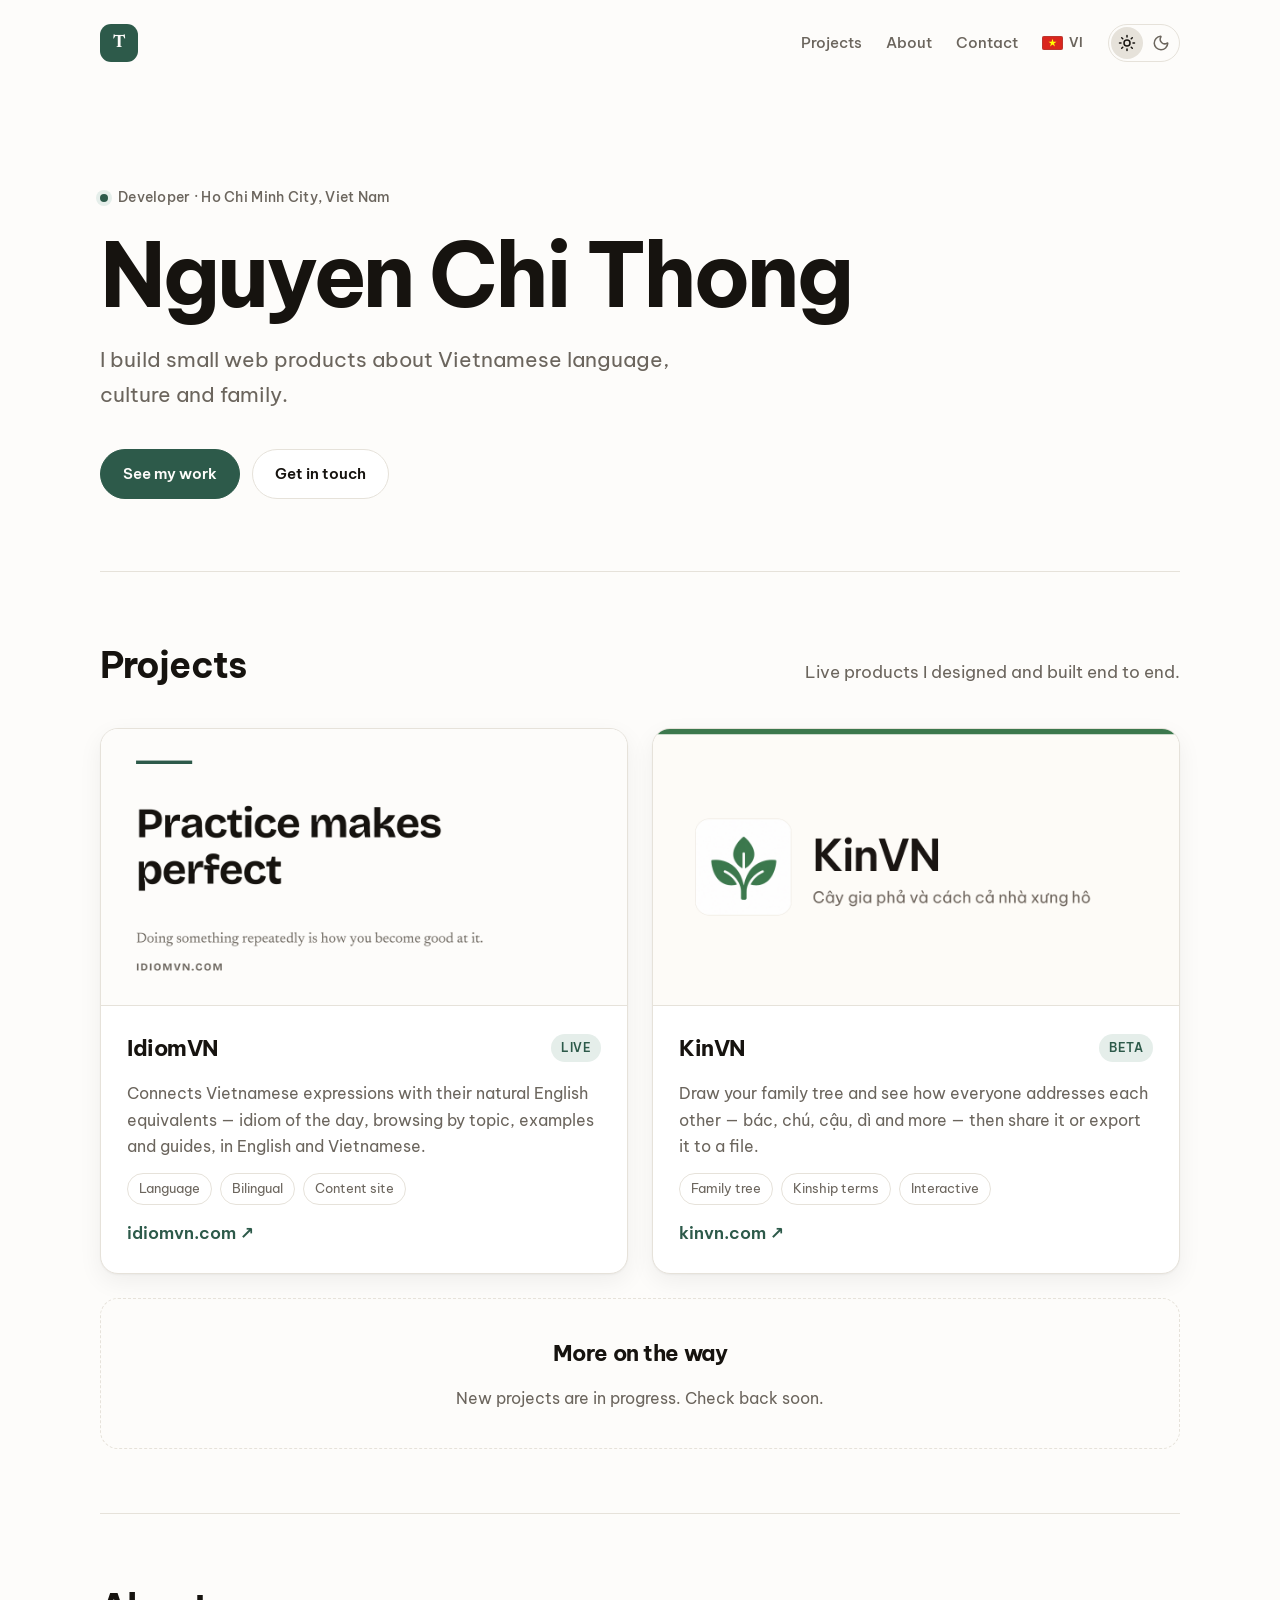
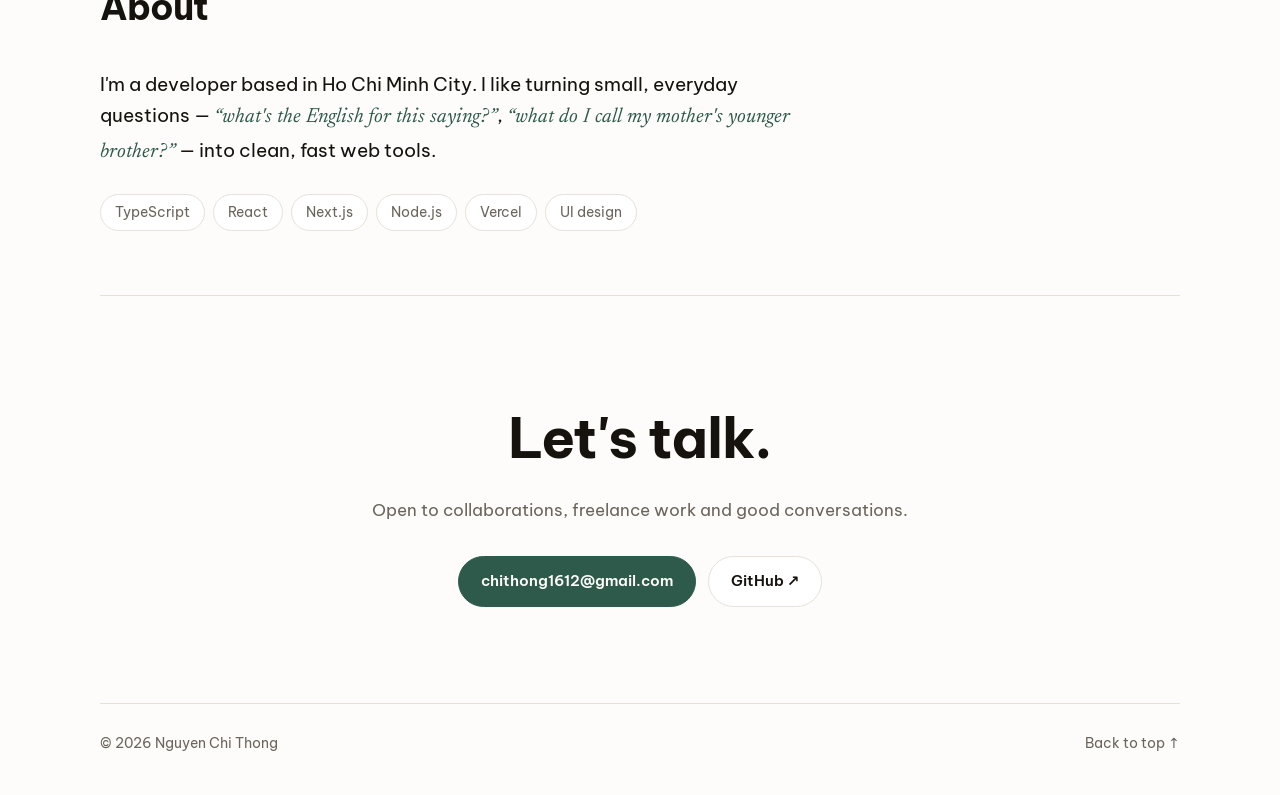
<file: index.html>
<!doctype html>
<html lang="en">
<head>
  <meta charset="utf-8">
  <meta name="viewport" content="width=device-width, initial-scale=1">
  <title>Nguyen Chi Thong — Developer</title>
  <meta name="description" content="Nguyen Chi Thong — developer in Ho Chi Minh City building small web products about Vietnamese language and family.">
  <meta property="og:title" content="Nguyen Chi Thong — Developer">
  <meta property="og:description" content="Small web products about Vietnamese language, culture and family.">
  <meta name="theme-color" content="#2d5a4a">
  <script>(function(){try{var t=localStorage.getItem("theme");if(t==="light"||t==="dark")document.documentElement.setAttribute("data-theme",t);}catch(e){}})();</script>
  <link rel="icon" href="data:image/svg+xml,%3Csvg xmlns='http://www.w3.org/2000/svg' viewBox='0 0 64 64'%3E%3Crect width='64' height='64' rx='14' fill='%232f6b4f'/%3E%3Ctext x='32' y='42' font-family='Georgia,serif' font-size='30' font-weight='700' fill='%23fbfaf6' text-anchor='middle'%3ET%3C/text%3E%3C/svg%3E">
  <link rel="preconnect" href="https://fonts.googleapis.com">
  <link rel="preconnect" href="https://fonts.gstatic.com" crossorigin>
  <link href="https://fonts.googleapis.com/css2?family=Be+Vietnam+Pro:wght@400;500;600;700&family=Newsreader:ital,opsz,wght@1,6..72,400;1,6..72,500&display=swap" rel="stylesheet">
  <link rel="stylesheet" href="style.css">
  <link rel="canonical" href="https://thong.dev/">
  <link rel="alternate" hreflang="en" href="https://thong.dev/">
  <link rel="alternate" hreflang="vi" href="https://thong.dev/vi/">
  <meta property="og:url" content="https://thong.dev/">
  <meta property="og:type" content="website">
</head>
<body>
  <header class="nav wrap">
    <a class="mark" href="#top" aria-label="Home">T</a>
    <div class="nav-right">
      <nav>
        <a href="#projects">Projects</a>
        <a href="#about">About</a>
        <a href="#contact">Contact</a>
      </nav>
      <a class="lang-switch" href="vi/" hreflang="vi" title="Chuyển sang tiếng Việt">
        <svg viewBox="0 0 30 20" width="21" height="14" aria-hidden="true"><rect width="30" height="20" fill="#DA251D"/><polygon fill="#FFFF00" points="15,4 16.347,8.146 20.706,8.146 17.18,10.708 18.527,14.854 15,12.292 11.473,14.854 12.82,10.708 9.294,8.146 13.653,8.146"/><rect x=".36" y=".36" width="29.28" height="19.28" fill="none" stroke="currentColor" stroke-opacity=".35" vector-effect="non-scaling-stroke"/></svg>
        <span aria-hidden="true">VI</span><span class="sr-only" lang="vi">Tiếng Việt</span>
      </a>
      <div class="theme-toggle" role="group" aria-label="Appearance">
        <button type="button" data-theme-option="light" aria-label="Light" title="Light" aria-pressed="false">
          <svg viewBox="0 0 24 24" fill="none" stroke="currentColor" stroke-width="2" stroke-linecap="round" stroke-linejoin="round" aria-hidden="true"><circle cx="12" cy="12" r="4"/><path d="M12 2v2M12 20v2m-7.07-17.07 1.41 1.41m11.32 11.32 1.41 1.41M2 12h2m16 0h2M6.34 17.66l-1.41 1.41M19.07 4.93l-1.41 1.41"/></svg>
        </button>
        <button type="button" data-theme-option="dark" aria-label="Dark" title="Dark" aria-pressed="false">
          <svg viewBox="0 0 24 24" fill="none" stroke="currentColor" stroke-width="2" stroke-linecap="round" stroke-linejoin="round" aria-hidden="true"><path d="M20.985 12.486a9 9 0 1 1-9.473-9.472c.405-.022.617.46.402.803a6 6 0 0 0 8.268 8.268c.344-.215.825-.004.803.401"/></svg>
        </button>
      </div>
    </div>
  </header>

  <main id="top">
    <!-- ===== HERO ===== -->
    <section class="hero wrap">
      <p class="eyebrow"><span class="dot"></span>Developer · Ho Chi Minh City, Viet Nam</p>
      <h1>Nguyen Chi Thong</h1>
      <p class="lede">
        I build small web products about Vietnamese language, culture and family.
      </p>
      <div class="hero-links">
        <a class="btn primary" href="#projects">See my work</a>
        <a class="btn" href="#contact">Get in touch</a>
      </div>
    </section>

    <!-- ===== PROJECTS =====
         To add a project: copy one <article class="card"> block below,
         put a 1200x630 image in /assets and update the text + links. -->
    <section id="projects" class="wrap section">
      <div class="section-head">
        <h2>Projects</h2>
        <p>Live products I designed and built end to end.</p>
      </div>

      <div class="grid">
        <article class="card">
          <a class="shot" href="https://idiomvn.com" target="_blank" rel="noopener">
            <img src="assets/idiomvn.png" alt="IdiomVN preview" width="1200" height="630" loading="lazy">
          </a>
          <div class="card-body">
            <div class="card-title">
              <h3>IdiomVN</h3>
              <span class="status">Live</span>
            </div>
            <p>
              Connects Vietnamese expressions with their natural English equivalents —
              idiom of the day, browsing by topic, examples and guides, in English and Vietnamese.
            </p>
            <ul class="tags">
              <li>Language</li><li>Bilingual</li><li>Content site</li>
            </ul>
            <a class="visit" href="https://idiomvn.com" target="_blank" rel="noopener">idiomvn.com <span aria-hidden="true">↗</span></a>
          </div>
        </article>

        <article class="card">
          <a class="shot" href="https://kinvn.com" target="_blank" rel="noopener">
            <img src="assets/kinvn.png" alt="KinVN preview" width="1200" height="630" loading="lazy">
          </a>
          <div class="card-body">
            <div class="card-title">
              <h3>KinVN</h3>
              <span class="status">Beta</span>
            </div>
            <p>
              Draw your family tree and see how everyone addresses each other —
              bác, chú, cậu, dì and more — then share it or export it to a file.
            </p>
            <ul class="tags">
              <li>Family tree</li><li>Kinship terms</li><li>Interactive</li>
            </ul>
            <a class="visit" href="https://kinvn.com" target="_blank" rel="noopener">kinvn.com <span aria-hidden="true">↗</span></a>
          </div>
        </article>

        <article class="card placeholder">
          <div class="card-body">
            <h3>More on the way</h3>
            <p>New projects are in progress. Check back soon.</p>
          </div>
        </article>
      </div>
    </section>

    <!-- ===== ABOUT ===== -->
    <section id="about" class="wrap section about">
      <div class="section-head">
        <h2>About</h2>
      </div>
      <div class="about-body">
        <p>
          I'm a developer based in Ho Chi Minh City. I like turning small, everyday
          questions — <em>“what's the English for this saying?”</em>, <em>“what do I call
          my mother's younger brother?”</em> — into clean, fast web tools.
        </p>
        <!-- Edit the skills list freely -->
        <ul class="tags big">
          <li>TypeScript</li><li>React</li><li>Next.js</li><li>Node.js</li><li>Vercel</li><li>UI design</li>
        </ul>
      </div>
    </section>

    <!-- ===== CONTACT ===== -->
    <section id="contact" class="wrap section contact">
      <h2>Let's talk.</h2>
      <p>Open to collaborations, freelance work and good conversations.</p>
      <div class="contact-links">
        <a class="btn primary" href="mailto:chithong1612@gmail.com">chithong1612@gmail.com</a>
        <a class="btn" href="https://github.com/nct0" target="_blank" rel="noopener">GitHub ↗</a>
      </div>
    </section>
  </main>

  <footer class="wrap footer">
    <span>© <span id="year">2026</span> Nguyen Chi Thong</span>
    <a href="#top">Back to top ↑</a>
  </footer>

  <script src="main.js"></script>
</body>
</html>
</file>
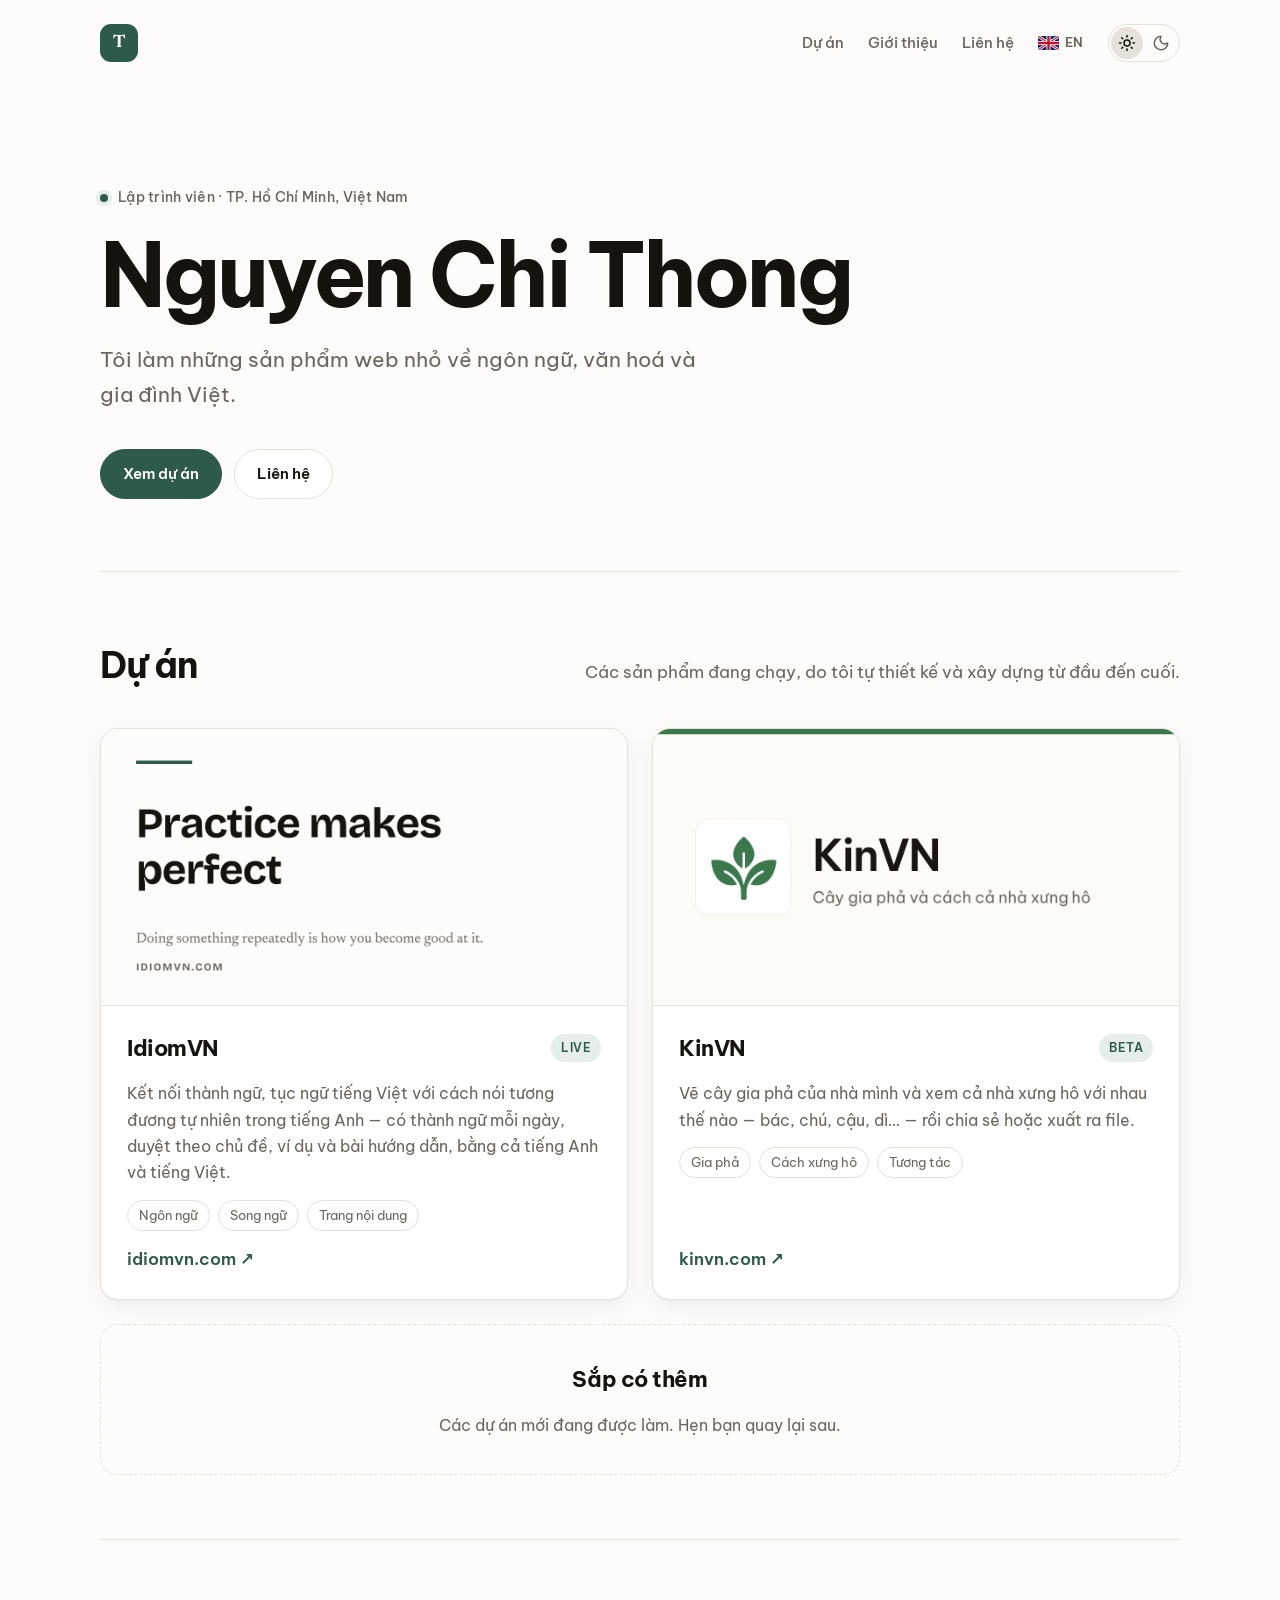
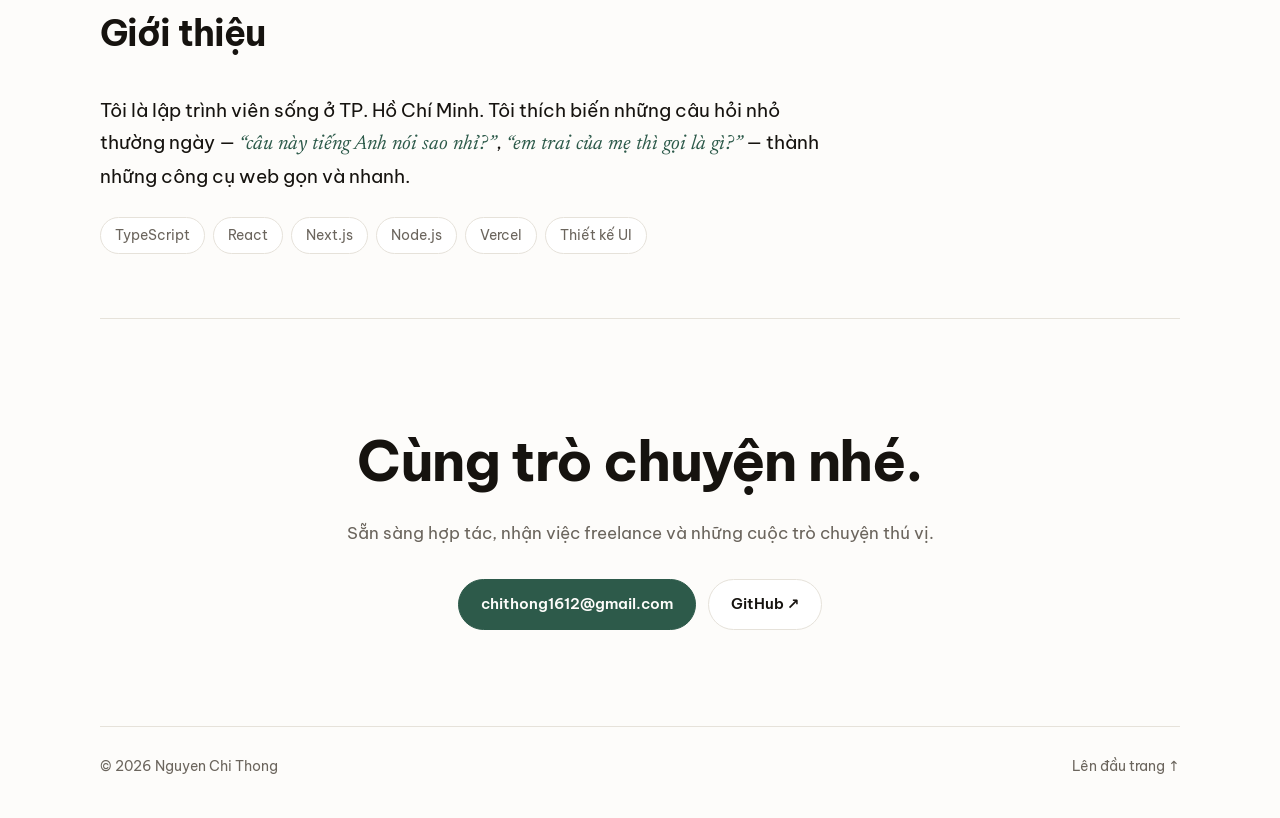
<file: vi/index.html>
<!doctype html>
<html lang="vi">
<head>
  <meta charset="utf-8">
  <meta name="viewport" content="width=device-width, initial-scale=1">
  <title>Nguyen Chi Thong — Lập trình viên</title>
  <meta name="description" content="Nguyen Chi Thong — lập trình viên tại TP. Hồ Chí Minh, làm những sản phẩm web nhỏ về ngôn ngữ và gia đình Việt.">
  <meta property="og:title" content="Nguyen Chi Thong — Lập trình viên">
  <meta property="og:description" content="Những sản phẩm web nhỏ về ngôn ngữ, văn hoá và gia đình Việt.">
  <meta name="theme-color" content="#2d5a4a">
  <script>(function(){try{var t=localStorage.getItem("theme");if(t==="light"||t==="dark")document.documentElement.setAttribute("data-theme",t);}catch(e){}})();</script>
  <link rel="icon" href="data:image/svg+xml,%3Csvg xmlns='http://www.w3.org/2000/svg' viewBox='0 0 64 64'%3E%3Crect width='64' height='64' rx='14' fill='%232f6b4f'/%3E%3Ctext x='32' y='42' font-family='Georgia,serif' font-size='30' font-weight='700' fill='%23fbfaf6' text-anchor='middle'%3ET%3C/text%3E%3C/svg%3E">
  <link rel="preconnect" href="https://fonts.googleapis.com">
  <link rel="preconnect" href="https://fonts.gstatic.com" crossorigin>
  <link href="https://fonts.googleapis.com/css2?family=Be+Vietnam+Pro:wght@400;500;600;700&family=Newsreader:ital,opsz,wght@1,6..72,400;1,6..72,500&display=swap" rel="stylesheet">
  <link rel="stylesheet" href="../style.css">
  <link rel="canonical" href="https://thong.dev/vi/">
  <link rel="alternate" hreflang="en" href="https://thong.dev/">
  <link rel="alternate" hreflang="vi" href="https://thong.dev/vi/">
  <meta property="og:url" content="https://thong.dev/vi/">
  <meta property="og:type" content="website">
</head>
<body>
  <header class="nav wrap">
    <a class="mark" href="#top" aria-label="Trang chủ">T</a>
    <div class="nav-right">
      <nav>
        <a href="#projects">Dự án</a>
        <a href="#about">Giới thiệu</a>
        <a href="#contact">Liên hệ</a>
      </nav>
      <a class="lang-switch" href="../" hreflang="en" title="Switch to English">
        <svg viewBox="0 0 60 40" width="21" height="14" aria-hidden="true"><clipPath id="gb"><rect width="60" height="40"/></clipPath><g clip-path="url(#gb)"><rect width="60" height="40" fill="#012169"/><path d="M0 0l60 40M60 0L0 40" stroke="#fff" stroke-width="8"/><path d="M0 0l60 40M60 0L0 40" stroke="#C8102E" stroke-width="3"/><path d="M30 0v40M0 20h60" stroke="#fff" stroke-width="12"/><path d="M30 0v40M0 20h60" stroke="#C8102E" stroke-width="7"/></g><rect x=".36" y=".36" width="59.28" height="39.28" fill="none" stroke="currentColor" stroke-opacity=".35" vector-effect="non-scaling-stroke"/></svg>
        <span aria-hidden="true">EN</span><span class="sr-only" lang="en">English</span>
      </a>
      <div class="theme-toggle" role="group" aria-label="Giao diện">
        <button type="button" data-theme-option="light" aria-label="Sáng" title="Sáng" aria-pressed="false">
          <svg viewBox="0 0 24 24" fill="none" stroke="currentColor" stroke-width="2" stroke-linecap="round" stroke-linejoin="round" aria-hidden="true"><circle cx="12" cy="12" r="4"/><path d="M12 2v2M12 20v2m-7.07-17.07 1.41 1.41m11.32 11.32 1.41 1.41M2 12h2m16 0h2M6.34 17.66l-1.41 1.41M19.07 4.93l-1.41 1.41"/></svg>
        </button>
        <button type="button" data-theme-option="dark" aria-label="Tối" title="Tối" aria-pressed="false">
          <svg viewBox="0 0 24 24" fill="none" stroke="currentColor" stroke-width="2" stroke-linecap="round" stroke-linejoin="round" aria-hidden="true"><path d="M20.985 12.486a9 9 0 1 1-9.473-9.472c.405-.022.617.46.402.803a6 6 0 0 0 8.268 8.268c.344-.215.825-.004.803.401"/></svg>
        </button>
      </div>
    </div>
  </header>

  <main id="top">
    <!-- ===== HERO ===== -->
    <section class="hero wrap">
      <p class="eyebrow"><span class="dot"></span>Lập trình viên · TP. Hồ Chí Minh, Việt Nam</p>
      <h1>Nguyen Chi Thong</h1>
      <p class="lede">
        Tôi làm những sản phẩm web nhỏ về ngôn ngữ, văn hoá và gia đình Việt.
      </p>
      <div class="hero-links">
        <a class="btn primary" href="#projects">Xem dự án</a>
        <a class="btn" href="#contact">Liên hệ</a>
      </div>
    </section>

    <!-- ===== DỰ ÁN =====
         Thêm dự án: chép một khối <article class="card"> bên dưới,
         đặt ảnh 1200x630 vào /assets rồi sửa nội dung + link.
         Nhớ cập nhật cả trang tiếng Anh (../index.html). -->
    <section id="projects" class="wrap section">
      <div class="section-head">
        <h2>Dự án</h2>
        <p>Các sản phẩm đang chạy, do tôi tự thiết kế và xây dựng từ đầu đến cuối.</p>
      </div>

      <div class="grid">
        <article class="card">
          <a class="shot" href="https://idiomvn.com/vi" target="_blank" rel="noopener">
            <img src="../assets/idiomvn.png" alt="Ảnh xem trước IdiomVN" width="1200" height="630" loading="lazy">
          </a>
          <div class="card-body">
            <div class="card-title">
              <h3>IdiomVN</h3>
              <span class="status">Live</span>
            </div>
            <p>
              Kết nối thành ngữ, tục ngữ tiếng Việt với cách nói tương đương tự nhiên trong tiếng Anh —
              có thành ngữ mỗi ngày, duyệt theo chủ đề, ví dụ và bài hướng dẫn, bằng cả tiếng Anh và tiếng Việt.
            </p>
            <ul class="tags">
              <li>Ngôn ngữ</li><li>Song ngữ</li><li>Trang nội dung</li>
            </ul>
            <a class="visit" href="https://idiomvn.com/vi" target="_blank" rel="noopener">idiomvn.com <span aria-hidden="true">↗</span></a>
          </div>
        </article>

        <article class="card">
          <a class="shot" href="https://kinvn.com" target="_blank" rel="noopener">
            <img src="../assets/kinvn.png" alt="Ảnh xem trước KinVN" width="1200" height="630" loading="lazy">
          </a>
          <div class="card-body">
            <div class="card-title">
              <h3>KinVN</h3>
              <span class="status">Beta</span>
            </div>
            <p>
              Vẽ cây gia phả của nhà mình và xem cả nhà xưng hô với nhau thế nào —
              bác, chú, cậu, dì… — rồi chia sẻ hoặc xuất ra file.
            </p>
            <ul class="tags">
              <li>Gia phả</li><li>Cách xưng hô</li><li>Tương tác</li>
            </ul>
            <a class="visit" href="https://kinvn.com" target="_blank" rel="noopener">kinvn.com <span aria-hidden="true">↗</span></a>
          </div>
        </article>

        <article class="card placeholder">
          <div class="card-body">
            <h3>Sắp có thêm</h3>
            <p>Các dự án mới đang được làm. Hẹn bạn quay lại sau.</p>
          </div>
        </article>
      </div>
    </section>

    <!-- ===== GIỚI THIỆU ===== -->
    <section id="about" class="wrap section about">
      <div class="section-head">
        <h2>Giới thiệu</h2>
      </div>
      <div class="about-body">
        <p>
          Tôi là lập trình viên sống ở TP. Hồ Chí Minh. Tôi thích biến những câu hỏi nhỏ
          thường ngày — <em>“câu này tiếng Anh nói sao nhỉ?”</em>, <em>“em trai của mẹ
          thì gọi là gì?”</em> — thành những công cụ web gọn và nhanh.
        </p>
        <ul class="tags big">
          <li>TypeScript</li><li>React</li><li>Next.js</li><li>Node.js</li><li>Vercel</li><li>Thiết kế UI</li>
        </ul>
      </div>
    </section>

    <!-- ===== LIÊN HỆ ===== -->
    <section id="contact" class="wrap section contact">
      <h2>Cùng trò chuyện nhé.</h2>
      <p>Sẵn sàng hợp tác, nhận việc freelance và những cuộc trò chuyện thú vị.</p>
      <div class="contact-links">
        <a class="btn primary" href="mailto:chithong1612@gmail.com">chithong1612@gmail.com</a>
        <a class="btn" href="https://github.com/nct0" target="_blank" rel="noopener">GitHub ↗</a>
      </div>
    </section>
  </main>

  <footer class="wrap footer">
    <span>© <span id="year">2026</span> Nguyen Chi Thong</span>
    <a href="#top">Lên đầu trang ↑</a>
  </footer>

  <script src="../main.js"></script>
</body>
</html>
</file>
<file: style.css>
/* Palette matches idiomvn.com. Theme: follows the system unless
   <html data-theme="light|dark"> is set by the toggle. */
:root {
  color-scheme: light;
  --bg: #fdfcfa;
  --surface: #ffffff;
  --text: #16130f;
  --muted: #6b655d;
  --line: #e6e2da;
  --accent: #2d5a4a;
  --accent-soft: #e5eeea;
  --shadow: 0 1px 2px rgba(22, 19, 15, .04), 0 8px 24px rgba(22, 19, 15, .06);
  --radius: 18px;
  --sans: "Be Vietnam Pro", system-ui, -apple-system, "Segoe UI", sans-serif;
  --serif: "Newsreader", Georgia, serif;
}

@media (prefers-color-scheme: dark) {
  :root:not([data-theme]) {
    color-scheme: dark;
    --bg: #0f1211;
    --surface: #161a18;
    --text: #efede7;
    --muted: #98928a;
    --line: #262c28;
    --accent: #79b49b;
    --accent-soft: #1b2621;
    --shadow: 0 1px 2px rgba(0, 0, 0, .3), 0 8px 24px rgba(0, 0, 0, .25);
  }
}

:root[data-theme="dark"] {
  color-scheme: dark;
  --bg: #0f1211;
  --surface: #161a18;
  --text: #efede7;
  --muted: #98928a;
  --line: #262c28;
  --accent: #79b49b;
  --accent-soft: #1b2621;
  --shadow: 0 1px 2px rgba(0, 0, 0, .3), 0 8px 24px rgba(0, 0, 0, .25);
}

* { box-sizing: border-box; }
html { scroll-behavior: smooth; }
body {
  margin: 0;
  background: var(--bg);
  color: var(--text);
  font: 400 17px/1.65 var(--sans);
  -webkit-font-smoothing: antialiased;
}
a { color: inherit; }
img { display: block; max-width: 100%; height: auto; }
em { font-family: var(--serif); font-style: italic; font-size: 1.08em; color: var(--accent); }

.wrap { width: min(1080px, 100% - 32px); margin-inline: auto; }

/* Nav */
.nav {
  display: flex; align-items: center; justify-content: space-between;
  padding: 24px 0;
}
.mark {
  display: grid; place-items: center;
  width: 38px; height: 38px; border-radius: 11px;
  background: var(--accent); color: var(--bg);
  font: 700 18px/1 var(--serif); text-decoration: none;
}
.nav nav { display: flex; gap: 24px; }
.nav nav a { color: var(--muted); text-decoration: none; font-size: 15px; font-weight: 500; transition: color .2s; }
.nav nav a:hover { color: var(--text); }
.nav-right { display: flex; align-items: center; gap: 24px; }

/* Theme toggle (same pattern as idiomvn.com) */
.theme-toggle {
  display: inline-flex; gap: 2px; padding: 2px;
  border: 1px solid var(--line); border-radius: 999px;
}
.theme-toggle button {
  display: grid; place-items: center;
  width: 32px; height: 32px; padding: 0;
  border: 0; border-radius: 999px; background: transparent;
  color: var(--muted); cursor: pointer; transition: color .2s, background .2s;
}
.theme-toggle button:hover { color: var(--text); }
.theme-toggle button[aria-pressed="true"] { background: var(--line); color: var(--text); }
.theme-toggle button:focus-visible { outline: 2px solid var(--accent); outline-offset: -2px; }
.theme-toggle svg { width: 18px; height: 18px; }

/* Language switcher (links to the other language's page) */
.lang-switch {
  display: inline-flex; align-items: center; gap: 6px; min-height: 36px;
  color: var(--muted); text-decoration: none;
  font-size: 13px; font-weight: 600; letter-spacing: .04em;
  transition: color .2s;
}
.lang-switch:hover { color: var(--text); }
.lang-switch:focus-visible { outline: 2px solid var(--accent); outline-offset: 2px; border-radius: 4px; }
.lang-switch svg { flex-shrink: 0; border-radius: 2px; }
.sr-only {
  position: absolute; width: 1px; height: 1px; padding: 0; margin: -1px;
  overflow: hidden; clip: rect(0, 0, 0, 0); white-space: nowrap; border: 0;
}

/* Hero */
.hero { padding: 96px 0 72px; }
.eyebrow {
  display: inline-flex; align-items: center; gap: 10px;
  margin: 0 0 20px; color: var(--muted); font-size: 14px; font-weight: 500;
  letter-spacing: .02em;
}
.dot { width: 8px; height: 8px; border-radius: 50%; background: var(--accent); box-shadow: 0 0 0 4px var(--accent-soft); }
h1 {
  margin: 0; font-weight: 700; letter-spacing: -.035em;
  font-size: clamp(44px, 8vw, 88px); line-height: 1.02;
}
.lede { max-width: 620px; margin: 24px 0 36px; color: var(--muted); font-size: clamp(18px, 2.2vw, 21px); }
.hero-links, .contact-links { display: flex; flex-wrap: wrap; gap: 12px; }

.btn {
  display: inline-flex; align-items: center; gap: 6px;
  padding: 12px 22px; border-radius: 999px;
  border: 1px solid var(--line); background: var(--surface);
  font-weight: 600; font-size: 15px; text-decoration: none;
  transition: transform .2s, border-color .2s, background .2s;
}
.btn:hover { transform: translateY(-1px); border-color: var(--accent); }
.btn.primary { background: var(--accent); border-color: var(--accent); color: var(--bg); }

/* Sections */
.section { padding: 64px 0; border-top: 1px solid var(--line); }
.section-head { display: flex; align-items: baseline; justify-content: space-between; flex-wrap: wrap; gap: 8px 24px; margin-bottom: 32px; }
h2 { margin: 0; font-size: clamp(28px, 4vw, 36px); letter-spacing: -.025em; }
.section-head p { margin: 0; color: var(--muted); }

/* Project cards */
.grid { display: grid; grid-template-columns: repeat(2, 1fr); gap: 24px; }
.card {
  display: flex; flex-direction: column;
  background: var(--surface); border: 1px solid var(--line); border-radius: var(--radius);
  overflow: hidden; box-shadow: var(--shadow);
  transition: transform .3s, box-shadow .3s;
}
.card:hover { transform: translateY(-4px); box-shadow: 0 2px 4px rgba(26,24,20,.05), 0 18px 40px rgba(26,24,20,.10); }
.shot { display: block; overflow: hidden; border-bottom: 1px solid var(--line); background: #fbfaf6; }
:root[data-theme="dark"] .shot img { filter: brightness(.85); }
@media (prefers-color-scheme: dark) { :root:not([data-theme]) .shot img { filter: brightness(.85); } }
.shot img { aspect-ratio: 1200 / 630; object-fit: cover; transition: transform .5s ease; }
.card:hover .shot img { transform: scale(1.03); }
.card-body { display: flex; flex-direction: column; gap: 14px; padding: 24px 26px 26px; flex: 1; }
.card-title { display: flex; align-items: center; justify-content: space-between; }
h3 { margin: 0; font-size: 22px; letter-spacing: -.02em; }
.card p { margin: 0; color: var(--muted); font-size: 16px; }
.status {
  font-size: 12px; font-weight: 600; letter-spacing: .04em; text-transform: uppercase;
  color: var(--accent); background: var(--accent-soft); padding: 4px 10px; border-radius: 999px;
}
.tags { display: flex; flex-wrap: wrap; gap: 8px; margin: 0; padding: 0; list-style: none; }
.tags li { font-size: 13px; padding: 4px 11px; border-radius: 999px; border: 1px solid var(--line); color: var(--muted); }
.tags.big li { font-size: 14px; padding: 6px 14px; background: var(--surface); }
.visit { margin-top: auto; color: var(--accent); font-weight: 600; text-decoration: none; }
.visit:hover { text-decoration: underline; text-underline-offset: 4px; }

.card.placeholder {
  grid-column: 1 / -1; box-shadow: none; background: transparent;
  border-style: dashed; text-align: center;
}
.card.placeholder:hover { transform: none; box-shadow: none; }
.card.placeholder .card-body { align-items: center; padding: 36px; }

/* About */
.about-body { max-width: 720px; display: grid; gap: 24px; }
.about-body p { margin: 0; font-size: 19px; }

/* Contact */
.contact { text-align: center; padding: 96px 0; }
.contact h2 { font-size: clamp(36px, 6vw, 56px); }
.contact p { color: var(--muted); margin: 12px 0 32px; }
.contact-links { justify-content: center; }

/* Footer */
.footer {
  display: flex; justify-content: space-between; flex-wrap: wrap; gap: 8px;
  padding: 28px 0 40px; border-top: 1px solid var(--line);
  color: var(--muted); font-size: 14px;
}
.footer a { text-decoration: none; }
.footer a:hover { color: var(--text); }

@media (max-width: 720px) {
  .grid { grid-template-columns: 1fr; }
  .hero { padding: 56px 0 48px; }
  .nav nav { gap: 16px; }
  .nav { gap: 16px; }
  .nav-right { gap: 14px; }
  .nav nav a { font-size: 14px; }
}

/* Single page: on small phones the section links go, the controls stay */
@media (max-width: 480px) {
  .nav nav { display: none; }
}

@media (max-width: 400px) {
  .nav-right { gap: 10px; }
  .theme-toggle button { width: 28px; height: 28px; }
  .section { padding: 48px 0; }
}

@media (prefers-reduced-motion: reduce) {
  * { transition: none !important; scroll-behavior: auto !important; }
}
</file>
